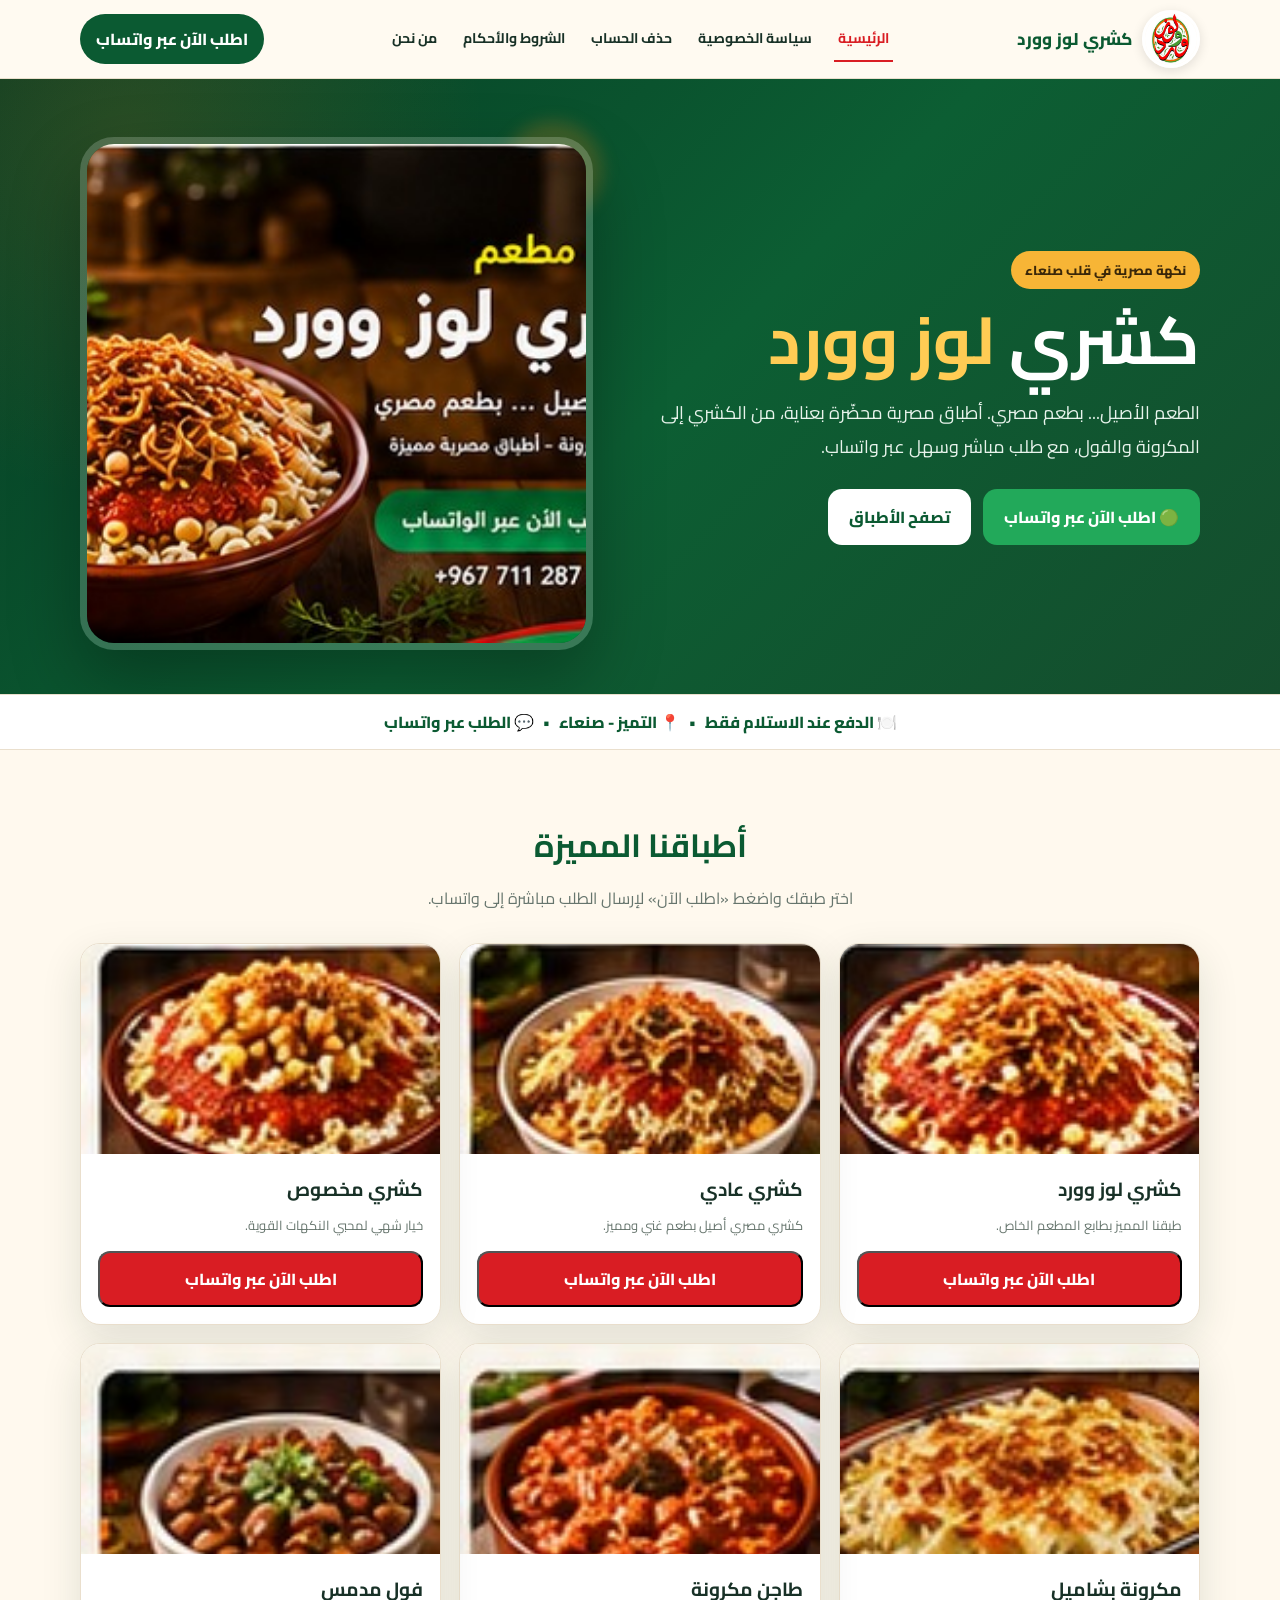
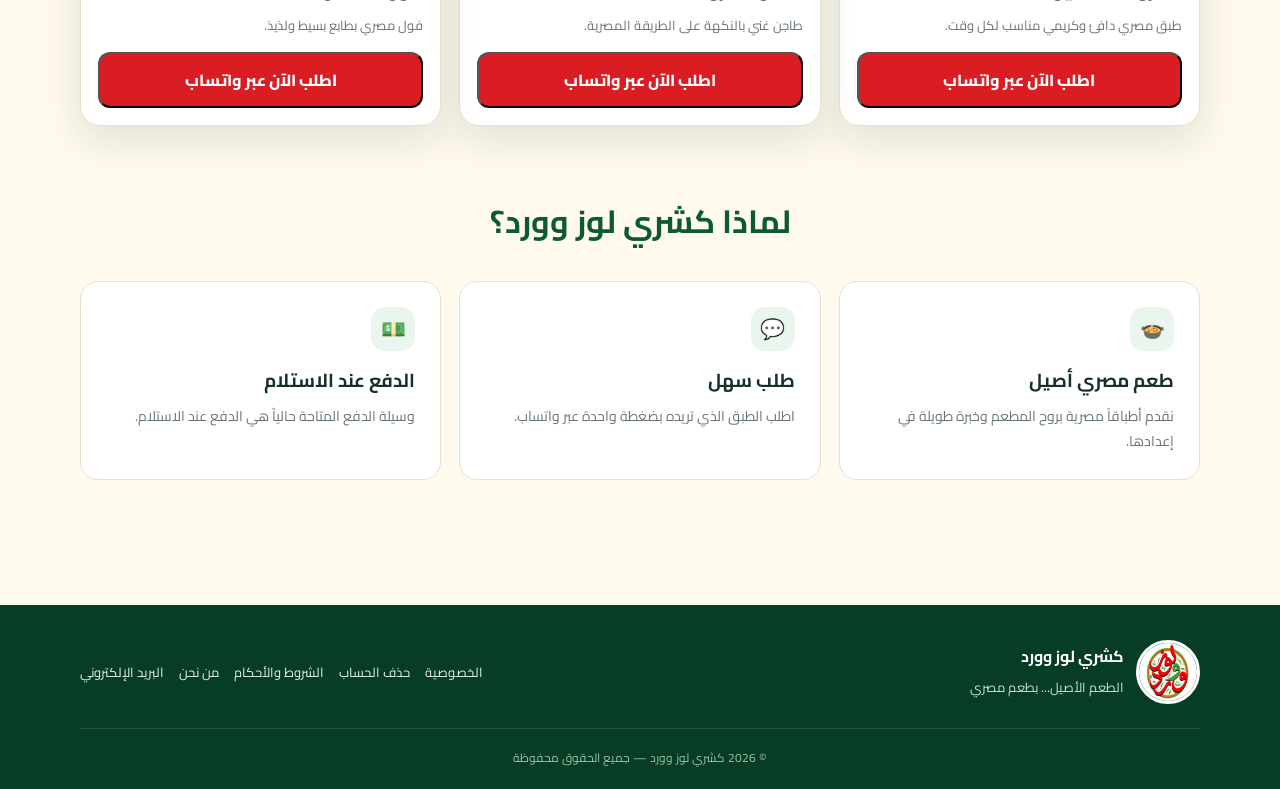
<file: index.html>
<!doctype html><html lang="ar" dir="rtl"><head><meta charset="utf-8"><meta name="viewport" content="width=device-width,initial-scale=1"><title>كشري لوز وورد | مطعم مصري في صنعاء</title><meta name="description" content="كشري لوز وورد - أطباق مصرية أصيلة في صنعاء. اطلب عبر واتساب والدفع عند الاستلام."><link rel="icon" href="assets/logo.jpg"><link rel="stylesheet" href="styles.css"></head><body>
<header class="nav"><div class="container nav-inner"><a class="brand" href="index.html"><img src="assets/logo.jpg" alt="شعار كشري لوز وورد"><span>كشري لوز وورد</span></a><nav class="links"><a class="active" href="index.html">الرئيسية</a><a href="privacy.html">سياسة الخصوصية</a><a href="delete-account.html">حذف الحساب</a><a href="terms.html">الشروط والأحكام</a><a href="about.html">من نحن</a></nav><a class="nav-cta" href="https://wa.me/967711287865" target="_blank" rel="noopener">اطلب الآن عبر واتساب</a><button class="menu" onclick="toggleMenu()">☰</button></div></header>
<div class="mobile-menu"><div class="container"><a href="index.html">الرئيسية</a><a href="privacy.html">سياسة الخصوصية</a><a href="delete-account.html">حذف الحساب</a><a href="terms.html">الشروط والأحكام</a><a href="about.html">من نحن</a></div></div>
<main><section class="hero"><div class="container hero-grid"><div><span class="eyebrow">نكهة مصرية في قلب صنعاء</span><h1>كشري <span>لوز وورد</span></h1><p>الطعم الأصيل... بطعم مصري. أطباق مصرية محضّرة بعناية، من الكشري إلى المكرونة والفول، مع طلب مباشر وسهل عبر واتساب.</p><div class="hero-actions"><a class="btn btn-whatsapp" href="https://wa.me/967711287865?text=%D9%85%D8%B1%D8%AD%D8%A8%D8%A7%D9%8B%D8%8C%20%D8%A3%D8%B1%D9%8A%D8%AF%20%D8%B7%D9%84%D8%A8%D8%A7%D9%8B" target="_blank" rel="noopener">🟢 اطلب الآن عبر واتساب</a><a class="btn btn-light" href="#menu">تصفح الأطباق</a></div></div><div class="hero-photo"><img src="assets/images/hero.jpg" alt="طبق كشري"></div></div></section>
<div class="ribbon">🍽️ الدفع عند الاستلام فقط &nbsp; • &nbsp; 📍 التميز - صنعاء &nbsp; • &nbsp; 💬 الطلب عبر واتساب</div>
<section class="section" id="menu"><div class="container"><div class="section-head"><h2>أطباقنا المميزة</h2><p>اختر طبقك واضغط «اطلب الآن» لإرسال الطلب مباشرة إلى واتساب.</p></div><div class="dishes">
<article class="card"><img class="dish-img" src="assets/images/dish1.jpg" alt="كشري لوز وورد"><div class="card-body"><h3>كشري لوز وورد</h3><p>طبقنا المميز بطابع المطعم الخاص.</p><button class="order" onclick="orderDish('كشري لوز وورد')">اطلب الآن عبر واتساب</button></div></article>
<article class="card"><img class="dish-img" src="assets/images/dish2.jpg" alt="كشري عادي"><div class="card-body"><h3>كشري عادي</h3><p>كشري مصري أصيل بطعم غني ومميز.</p><button class="order" onclick="orderDish('كشري عادي')">اطلب الآن عبر واتساب</button></div></article>
<article class="card"><img class="dish-img" src="assets/images/dish3.jpg" alt="كشري مخصوص"><div class="card-body"><h3>كشري مخصوص</h3><p>خيار شهي لمحبي النكهات القوية.</p><button class="order" onclick="orderDish('كشري مخصوص')">اطلب الآن عبر واتساب</button></div></article>
<article class="card"><img class="dish-img" src="assets/images/dish4.jpg" alt="مكرونة بشاميل"><div class="card-body"><h3>مكرونة بشاميل</h3><p>طبق مصري دافئ وكريمي مناسب لكل وقت.</p><button class="order" onclick="orderDish('مكرونة بشاميل')">اطلب الآن عبر واتساب</button></div></article>
<article class="card"><img class="dish-img" src="assets/images/dish5.jpg" alt="طاجن مكرونة"><div class="card-body"><h3>طاجن مكرونة</h3><p>طاجن غني بالنكهة على الطريقة المصرية.</p><button class="order" onclick="orderDish('طاجن مكرونة')">اطلب الآن عبر واتساب</button></div></article>
<article class="card"><img class="dish-img" src="assets/images/dish6.jpg" alt="فول مدمس"><div class="card-body"><h3>فول مدمس</h3><p>فول مصري بطابع بسيط ولذيذ.</p><button class="order" onclick="orderDish('فول مدمس')">اطلب الآن عبر واتساب</button></div></article>
</div></div></section>
<section class="section" style="padding-top:0"><div class="container"><div class="section-head"><h2>لماذا كشري لوز وورد؟</h2></div><div class="features"><div class="feature"><div class="icon">🍲</div><h3>طعم مصري أصيل</h3><p>نقدم أطباقاً مصرية بروح المطعم وخبرة طويلة في إعدادها.</p></div><div class="feature"><div class="icon">💬</div><h3>طلب سهل</h3><p>اطلب الطبق الذي تريده بضغطة واحدة عبر واتساب.</p></div><div class="feature"><div class="icon">💵</div><h3>الدفع عند الاستلام</h3><p>وسيلة الدفع المتاحة حالياً هي الدفع عند الاستلام.</p></div></div></div></section></main>
<footer class="footer"><div class="container"><div class="footer-grid"><div class="footer-brand"><img src="assets/logo.jpg" alt="كشري لوز وورد"><div><strong>كشري لوز وورد</strong><p>الطعم الأصيل... بطعم مصري</p></div></div><div class="footer-links"><a href="privacy.html">الخصوصية</a><a href="delete-account.html">حذف الحساب</a><a href="terms.html">الشروط والأحكام</a><a href="about.html">من نحن</a><a href="mailto:muradkosharylozward@gmail.com">البريد الإلكتروني</a></div></div><div class="copyright">© 2026 كشري لوز وورد — جميع الحقوق محفوظة</div></div></footer><script src="script.js"></script></body></html>
</file>
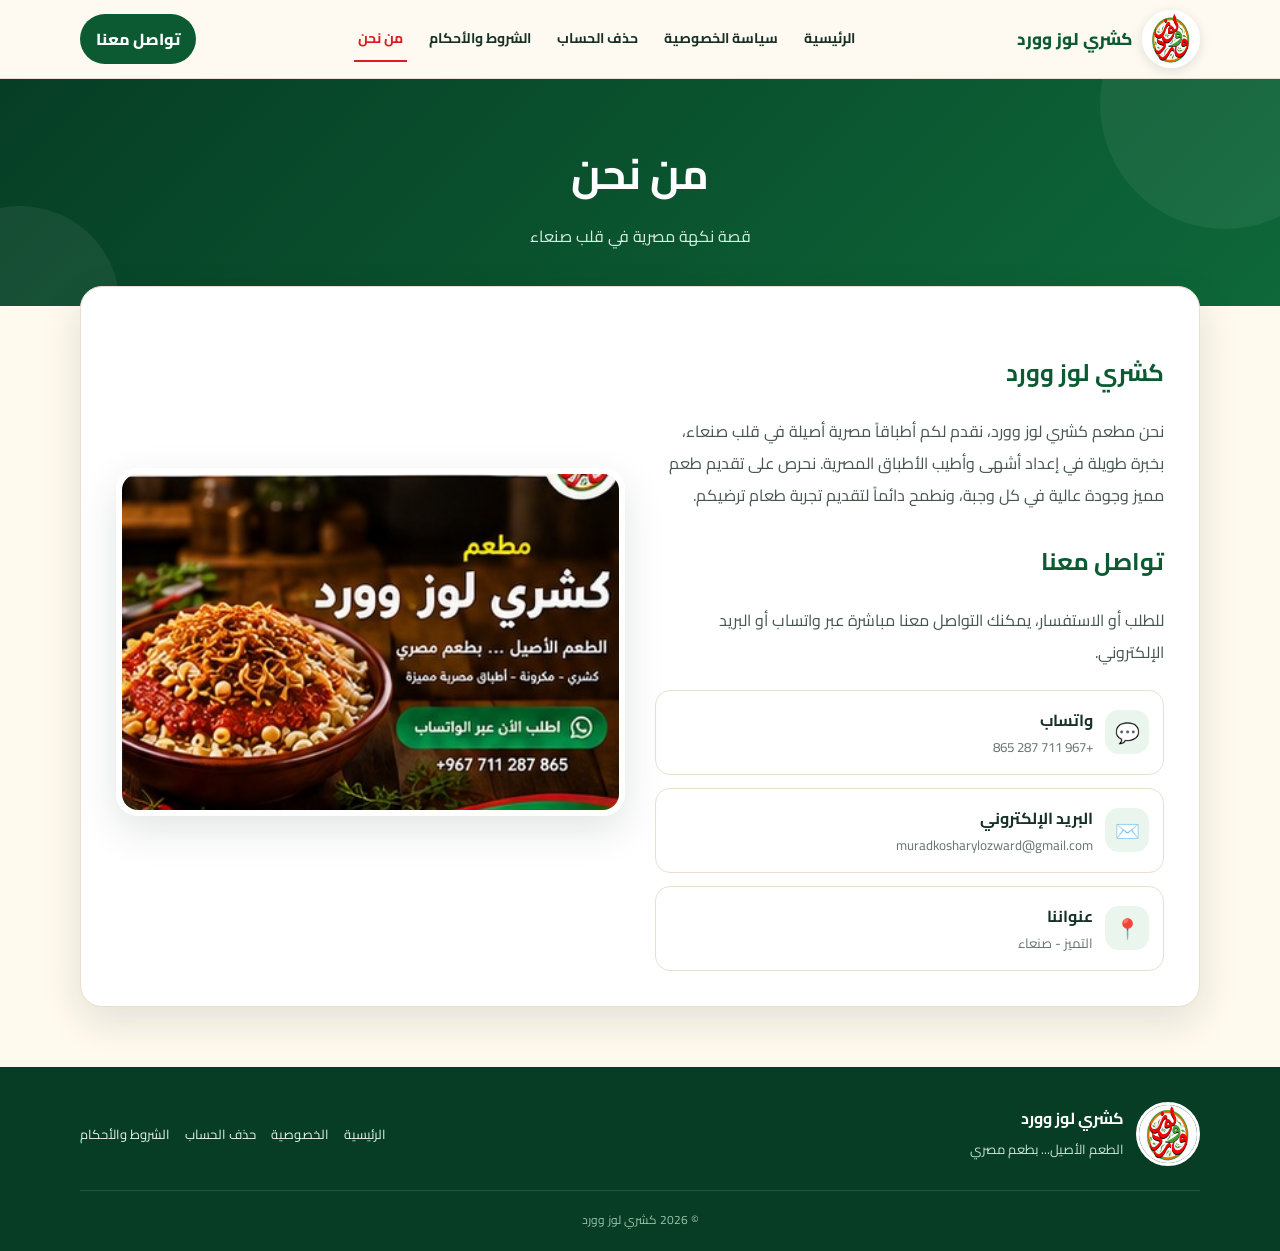
<file: about.html>
<!doctype html><html lang="ar" dir="rtl"><head><meta charset="utf-8"><meta name="viewport" content="width=device-width,initial-scale=1"><title>من نحن | كشري لوز وورد</title><link rel="icon" href="assets/logo.jpg"><link rel="stylesheet" href="styles.css"></head><body>
<header class="nav"><div class="container nav-inner"><a class="brand" href="index.html"><img src="assets/logo.jpg" alt="الشعار"><span>كشري لوز وورد</span></a><nav class="links"><a href="index.html">الرئيسية</a><a href="privacy.html">سياسة الخصوصية</a><a href="delete-account.html">حذف الحساب</a><a href="terms.html">الشروط والأحكام</a><a class="active" href="about.html">من نحن</a></nav><a class="nav-cta" href="https://wa.me/967711287865" target="_blank" rel="noopener">تواصل معنا</a><button class="menu" onclick="toggleMenu()">☰</button></div></header><div class="mobile-menu"><div class="container"><a href="index.html">الرئيسية</a><a href="privacy.html">سياسة الخصوصية</a><a href="delete-account.html">حذف الحساب</a><a href="terms.html">الشروط والأحكام</a><a href="about.html">من نحن</a></div></div>
<section class="page-hero"><div class="container"><h1>من نحن</h1><p>قصة نكهة مصرية في قلب صنعاء</p></div></section><main class="container paper about"><div class="about-grid"><div><h2>كشري لوز وورد</h2><p>نحن مطعم كشري لوز وورد، نقدم لكم أطباقاً مصرية أصيلة في قلب صنعاء، بخبرة طويلة في إعداد أشهى وأطيب الأطباق المصرية. نحرص على تقديم طعم مميز وجودة عالية في كل وجبة، ونطمح دائماً لتقديم تجربة طعام ترضيكم.</p><h2>تواصل معنا</h2><p>للطلب أو الاستفسار، يمكنك التواصل معنا مباشرة عبر واتساب أو البريد الإلكتروني.</p><div class="contact-list"><a class="contact" href="https://wa.me/967711287865" target="_blank" rel="noopener"><div class="icon">💬</div><div><strong>واتساب</strong><small>+967 711 287 865</small></div></a><a class="contact" href="mailto:muradkosharylozward@gmail.com"><div class="icon">✉️</div><div><strong>البريد الإلكتروني</strong><small>muradkosharylozward@gmail.com</small></div></a><div class="contact"><div class="icon">📍</div><div><strong>عنواننا</strong><small>التميز - صنعاء</small></div></div></div></div><div><img class="about-photo" src="assets/images/hero.jpg" alt="أطباق كشري لوز وورد"></div></div></main>
<footer class="footer"><div class="container"><div class="footer-grid"><div class="footer-brand"><img src="assets/logo.jpg" alt="الشعار"><div><strong>كشري لوز وورد</strong><p>الطعم الأصيل... بطعم مصري</p></div></div><div class="footer-links"><a href="index.html">الرئيسية</a><a href="privacy.html">الخصوصية</a><a href="delete-account.html">حذف الحساب</a><a href="terms.html">الشروط والأحكام</a></div></div><div class="copyright">© 2026 كشري لوز وورد</div></div></footer><script src="script.js"></script></body></html>
</file>
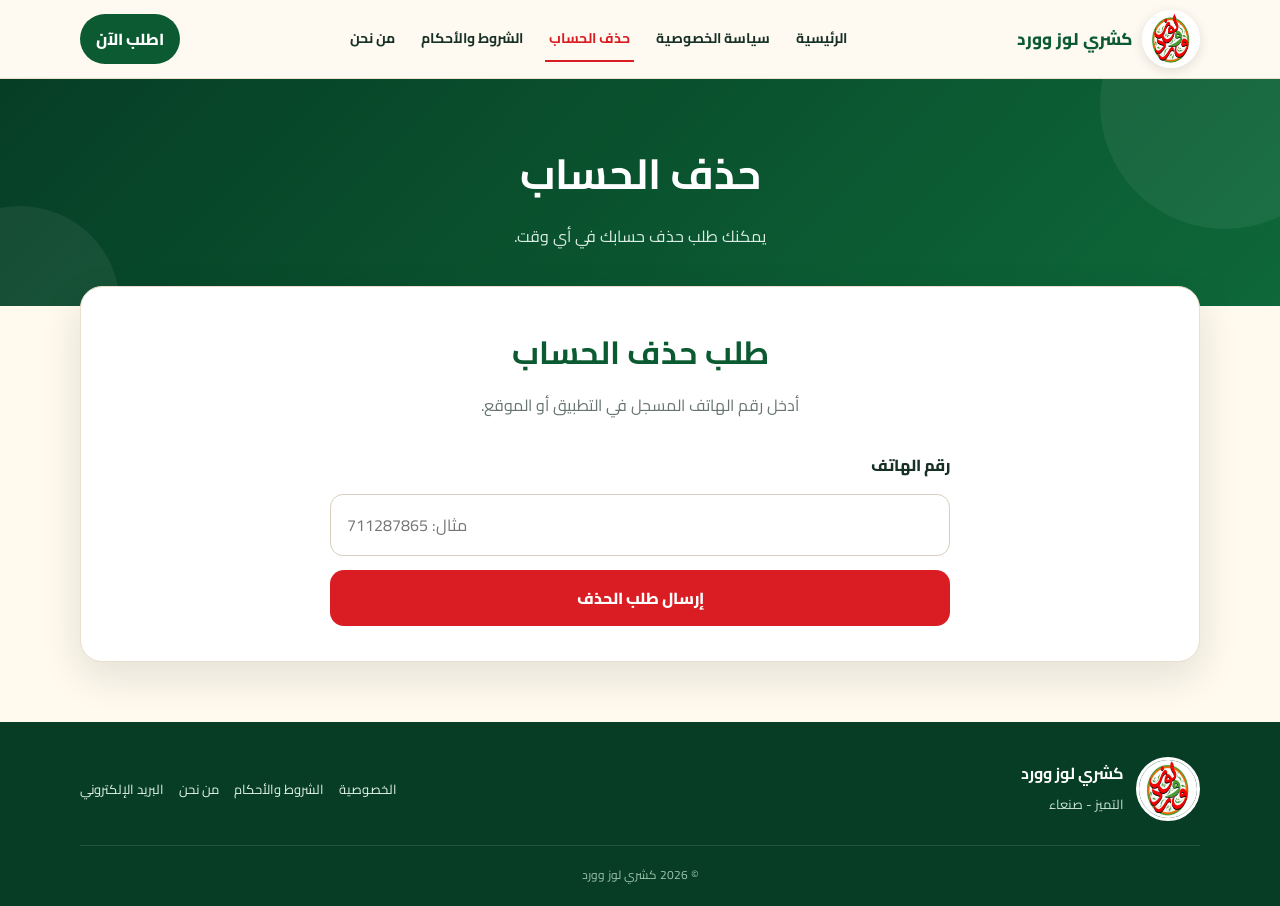
<file: delete-account.html>
<!doctype html><html lang="ar" dir="rtl"><head><meta charset="utf-8"><meta name="viewport" content="width=device-width,initial-scale=1"><title>حذف الحساب | كشري لوز وورد</title><link rel="icon" href="assets/logo.jpg"><link rel="stylesheet" href="styles.css"></head><body>
<header class="nav"><div class="container nav-inner"><a class="brand" href="index.html"><img src="assets/logo.jpg" alt="الشعار"><span>كشري لوز وورد</span></a><nav class="links"><a href="index.html">الرئيسية</a><a href="privacy.html">سياسة الخصوصية</a><a class="active" href="delete-account.html">حذف الحساب</a><a href="terms.html">الشروط والأحكام</a><a href="about.html">من نحن</a></nav><a class="nav-cta" href="https://wa.me/967711287865" target="_blank" rel="noopener">اطلب الآن</a><button class="menu" onclick="toggleMenu()">☰</button></div></header><div class="mobile-menu"><div class="container"><a href="index.html">الرئيسية</a><a href="privacy.html">سياسة الخصوصية</a><a href="delete-account.html">حذف الحساب</a><a href="terms.html">الشروط والأحكام</a><a href="about.html">من نحن</a></div></div>
<section class="page-hero"><div class="container"><h1>حذف الحساب</h1><p>يمكنك طلب حذف حسابك في أي وقت.</p></div></section><main class="container paper"><div class="delete-wrap"><div class="section-head"><h2>طلب حذف الحساب</h2><p>أدخل رقم الهاتف المسجل في التطبيق أو الموقع.</p></div><form class="delete-form" id="deleteForm"><label class="label" for="phone">رقم الهاتف</label><input class="input" id="phone" type="tel" inputmode="tel" placeholder="مثال: 711287865" required><button class="btn btn-red" type="submit">إرسال طلب الحذف</button></form><div class="status success" id="successBox"><h3>تم حذف حسابك بنجاح</h3><p>تم تسجيل تأكيد حذف الحساب. لن تستطيع استعادة الحساب فيما بعد.</p></div></div></main>
<div class="modal" id="confirmModal"><div class="modal-box"><div class="danger">⚠️</div><h2>تأكيد حذف الحساب</h2><p>تم استلام طلبك وسيتم حذف حسابك الآن ولن تستطيع استعادته فيما بعد.</p><div class="modal-actions"><button class="btn btn-red" id="confirmDelete">موافق</button><button class="btn" id="cancelDelete" style="background:#eee;color:#333">إلغاء</button></div></div></div>
<footer class="footer"><div class="container"><div class="footer-grid"><div class="footer-brand"><img src="assets/logo.jpg" alt="الشعار"><div><strong>كشري لوز وورد</strong><p>التميز - صنعاء</p></div></div><div class="footer-links"><a href="privacy.html">الخصوصية</a><a href="terms.html">الشروط والأحكام</a><a href="about.html">من نحن</a><a href="mailto:muradkosharylozward@gmail.com">البريد الإلكتروني</a></div></div><div class="copyright">© 2026 كشري لوز وورد</div></div></footer><script src="script.js"></script></body></html>
</file>
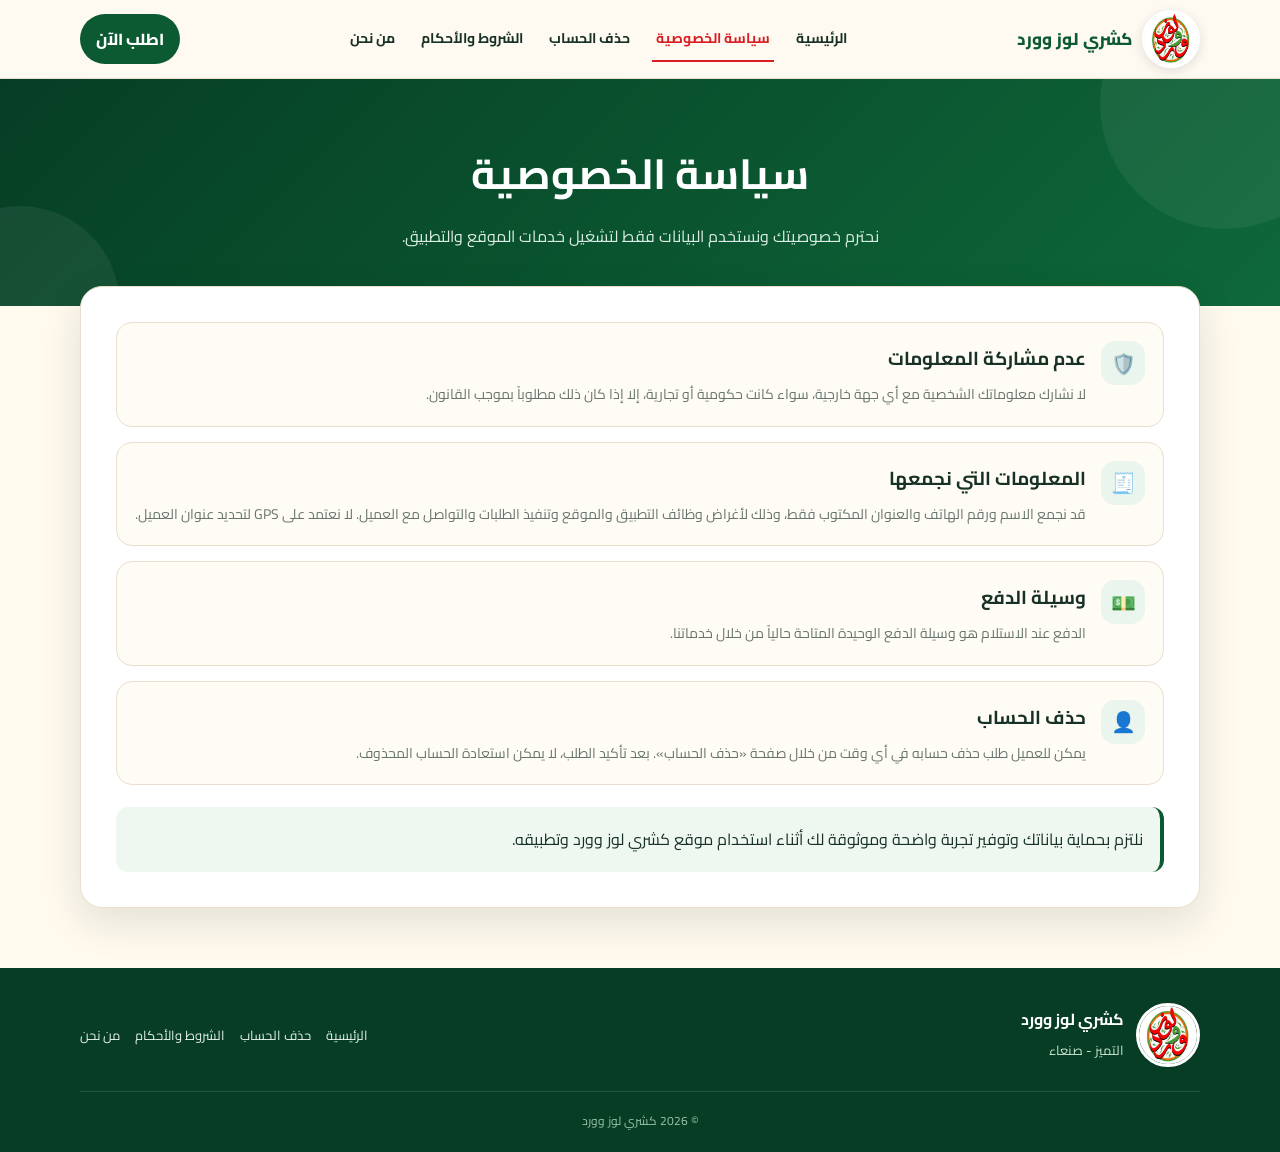
<file: privacy.html>
<!doctype html><html lang="ar" dir="rtl"><head><meta charset="utf-8"><meta name="viewport" content="width=device-width,initial-scale=1"><title>سياسة الخصوصية | كشري لوز وورد</title><link rel="icon" href="assets/logo.jpg"><link rel="stylesheet" href="styles.css"></head><body>
<header class="nav"><div class="container nav-inner"><a class="brand" href="index.html"><img src="assets/logo.jpg" alt="الشعار"><span>كشري لوز وورد</span></a><nav class="links"><a href="index.html">الرئيسية</a><a class="active" href="privacy.html">سياسة الخصوصية</a><a href="delete-account.html">حذف الحساب</a><a href="terms.html">الشروط والأحكام</a><a href="about.html">من نحن</a></nav><a class="nav-cta" href="https://wa.me/967711287865" target="_blank" rel="noopener">اطلب الآن</a><button class="menu" onclick="toggleMenu()">☰</button></div></header><div class="mobile-menu"><div class="container"><a href="index.html">الرئيسية</a><a href="privacy.html">سياسة الخصوصية</a><a href="delete-account.html">حذف الحساب</a><a href="terms.html">الشروط والأحكام</a><a href="about.html">من نحن</a></div></div>
<section class="page-hero"><div class="container"><h1>سياسة الخصوصية</h1><p>نحترم خصوصيتك ونستخدم البيانات فقط لتشغيل خدمات الموقع والتطبيق.</p></div></section><main class="container paper"><div class="policy-grid"><div class="policy-item"><div class="icon">🛡️</div><div><h3>عدم مشاركة المعلومات</h3><p>لا نشارك معلوماتك الشخصية مع أي جهة خارجية، سواء كانت حكومية أو تجارية، إلا إذا كان ذلك مطلوباً بموجب القانون.</p></div></div><div class="policy-item"><div class="icon">🧾</div><div><h3>المعلومات التي نجمعها</h3><p>قد نجمع الاسم ورقم الهاتف والعنوان المكتوب فقط، وذلك لأغراض وظائف التطبيق والموقع وتنفيذ الطلبات والتواصل مع العميل. لا نعتمد على GPS لتحديد عنوان العميل.</p></div></div><div class="policy-item"><div class="icon">💵</div><div><h3>وسيلة الدفع</h3><p>الدفع عند الاستلام هو وسيلة الدفع الوحيدة المتاحة حالياً من خلال خدماتنا.</p></div></div><div class="policy-item"><div class="icon">👤</div><div><h3>حذف الحساب</h3><p>يمكن للعميل طلب حذف حسابه في أي وقت من خلال صفحة «حذف الحساب». بعد تأكيد الطلب، لا يمكن استعادة الحساب المحذوف.</p></div></div></div><div class="policy-note">نلتزم بحماية بياناتك وتوفير تجربة واضحة وموثوقة لك أثناء استخدام موقع كشري لوز وورد وتطبيقه.</div></main>
<footer class="footer"><div class="container"><div class="footer-grid"><div class="footer-brand"><img src="assets/logo.jpg" alt="الشعار"><div><strong>كشري لوز وورد</strong><p>التميز - صنعاء</p></div></div><div class="footer-links"><a href="index.html">الرئيسية</a><a href="delete-account.html">حذف الحساب</a><a href="terms.html">الشروط والأحكام</a><a href="about.html">من نحن</a></div></div><div class="copyright">© 2026 كشري لوز وورد</div></div></footer><script src="script.js"></script></body></html>
</file>
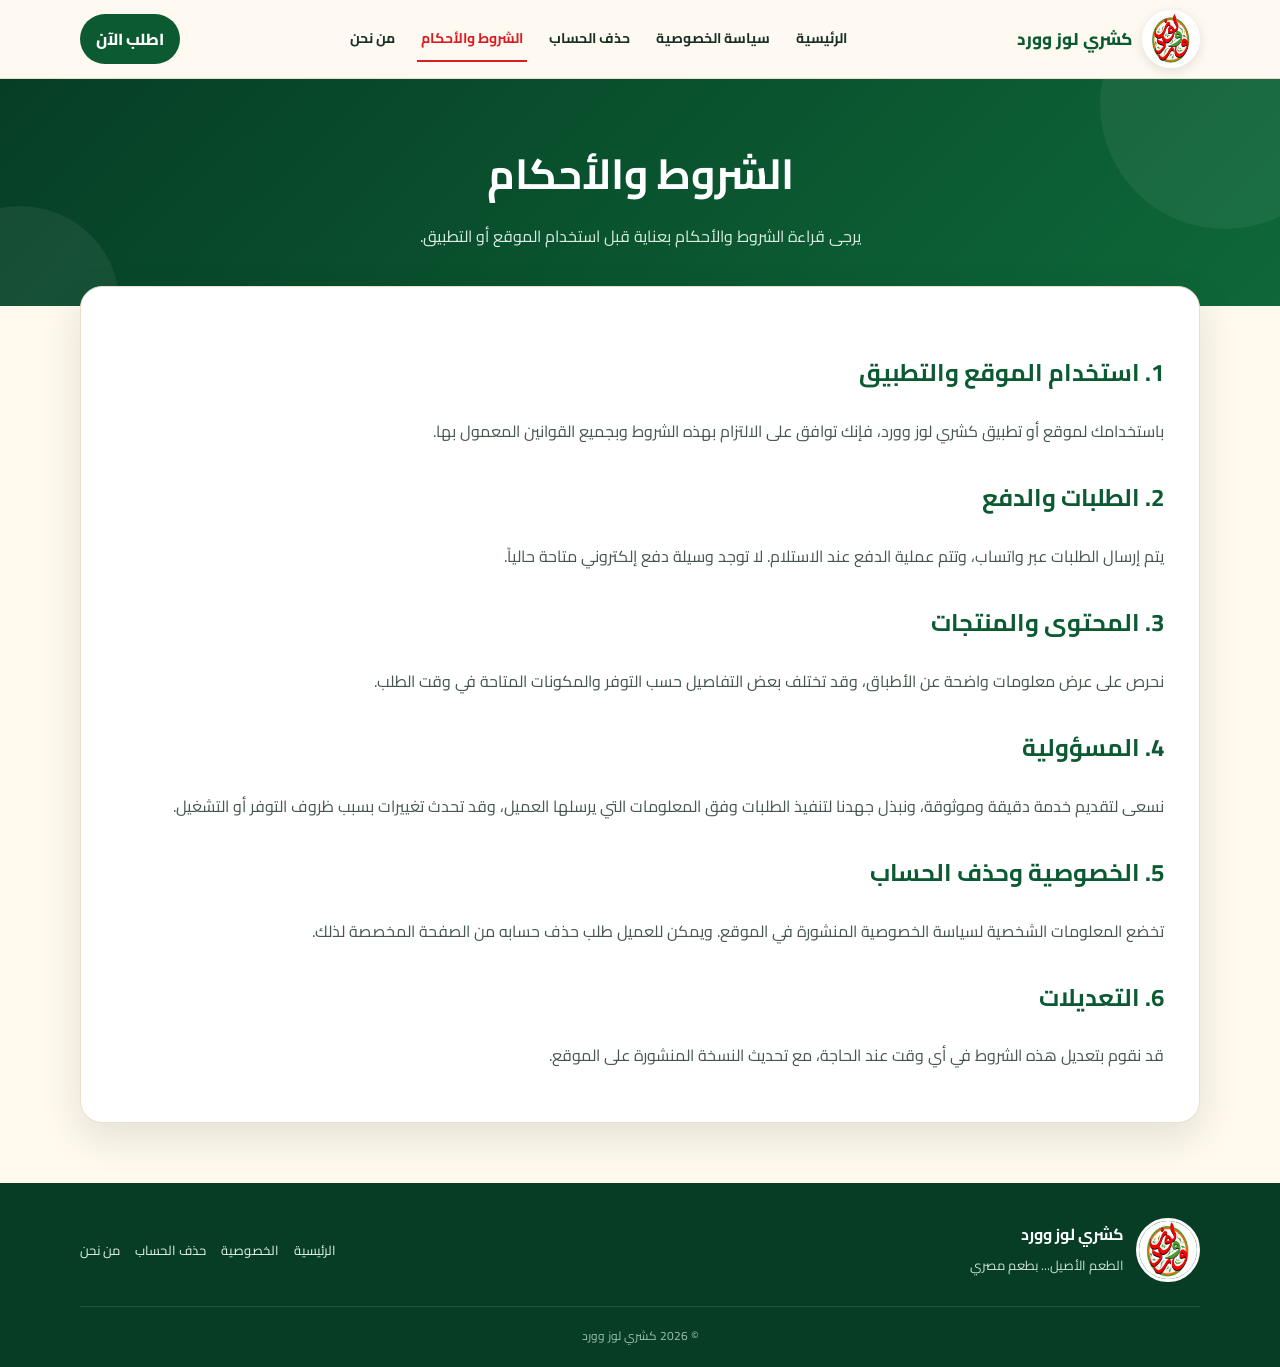
<file: terms.html>
<!doctype html><html lang="ar" dir="rtl"><head><meta charset="utf-8"><meta name="viewport" content="width=device-width,initial-scale=1"><title>الشروط والأحكام | كشري لوز وورد</title><link rel="icon" href="assets/logo.jpg"><link rel="stylesheet" href="styles.css"></head><body>
<header class="nav"><div class="container nav-inner"><a class="brand" href="index.html"><img src="assets/logo.jpg" alt="الشعار"><span>كشري لوز وورد</span></a><nav class="links"><a href="index.html">الرئيسية</a><a href="privacy.html">سياسة الخصوصية</a><a href="delete-account.html">حذف الحساب</a><a class="active" href="terms.html">الشروط والأحكام</a><a href="about.html">من نحن</a></nav><a class="nav-cta" href="https://wa.me/967711287865" target="_blank" rel="noopener">اطلب الآن</a><button class="menu" onclick="toggleMenu()">☰</button></div></header><div class="mobile-menu"><div class="container"><a href="index.html">الرئيسية</a><a href="privacy.html">سياسة الخصوصية</a><a href="delete-account.html">حذف الحساب</a><a href="terms.html">الشروط والأحكام</a><a href="about.html">من نحن</a></div></div>
<section class="page-hero"><div class="container"><h1>الشروط والأحكام</h1><p>يرجى قراءة الشروط والأحكام بعناية قبل استخدام الموقع أو التطبيق.</p></div></section><main class="container paper terms"><h2>1. استخدام الموقع والتطبيق</h2><p>باستخدامك لموقع أو تطبيق كشري لوز وورد، فإنك توافق على الالتزام بهذه الشروط وبجميع القوانين المعمول بها.</p><h2>2. الطلبات والدفع</h2><p>يتم إرسال الطلبات عبر واتساب، وتتم عملية الدفع عند الاستلام. لا توجد وسيلة دفع إلكتروني متاحة حالياً.</p><h2>3. المحتوى والمنتجات</h2><p>نحرص على عرض معلومات واضحة عن الأطباق، وقد تختلف بعض التفاصيل حسب التوفر والمكونات المتاحة في وقت الطلب.</p><h2>4. المسؤولية</h2><p>نسعى لتقديم خدمة دقيقة وموثوقة، ونبذل جهدنا لتنفيذ الطلبات وفق المعلومات التي يرسلها العميل، وقد تحدث تغييرات بسبب ظروف التوفر أو التشغيل.</p><h2>5. الخصوصية وحذف الحساب</h2><p>تخضع المعلومات الشخصية لسياسة الخصوصية المنشورة في الموقع. ويمكن للعميل طلب حذف حسابه من الصفحة المخصصة لذلك.</p><h2>6. التعديلات</h2><p>قد نقوم بتعديل هذه الشروط في أي وقت عند الحاجة، مع تحديث النسخة المنشورة على الموقع.</p></main>
<footer class="footer"><div class="container"><div class="footer-grid"><div class="footer-brand"><img src="assets/logo.jpg" alt="الشعار"><div><strong>كشري لوز وورد</strong><p>الطعم الأصيل... بطعم مصري</p></div></div><div class="footer-links"><a href="index.html">الرئيسية</a><a href="privacy.html">الخصوصية</a><a href="delete-account.html">حذف الحساب</a><a href="about.html">من نحن</a></div></div><div class="copyright">© 2026 كشري لوز وورد</div></div></footer><script src="script.js"></script></body></html>
</file>
<file: styles.css>
@import url('https://fonts.googleapis.com/css2?family=Cairo:wght@400;600;700;800&display=swap');
:root{--green:#0b5a32;--green2:#1b8b45;--red:#d91d23;--orange:#f28b18;--cream:#fff9ee;--ink:#183127;--muted:#66756d;--line:#eadfcd;--shadow:0 14px 40px rgba(20,52,35,.12)}
*{box-sizing:border-box}html{scroll-behavior:smooth}body{margin:0;font-family:'Cairo',Arial,sans-serif;background:var(--cream);color:var(--ink);direction:rtl}a{text-decoration:none;color:inherit}button,input{font:inherit}.container{width:min(1120px,92%);margin:auto}
.nav{position:sticky;top:0;z-index:50;background:rgba(255,250,241,.96);backdrop-filter:blur(12px);border-bottom:1px solid var(--line)}.nav-inner{height:78px;display:flex;align-items:center;justify-content:space-between;gap:20px}.brand{display:flex;align-items:center;gap:10px;font-weight:800}.brand img{width:58px;height:58px;border-radius:50%;object-fit:cover;border:3px solid #fff;box-shadow:0 3px 12px rgba(0,0,0,.12)}.brand span{font-size:17px;color:var(--green)}.links{display:flex;align-items:center;gap:18px;font-size:14px;font-weight:700}.links a{padding:9px 4px;border-bottom:2px solid transparent}.links a:hover,.links a.active{color:var(--red);border-bottom-color:var(--red)}.nav-cta{background:var(--green);color:#fff;padding:10px 16px;border-radius:999px;font-weight:800;white-space:nowrap}.nav-cta:hover{background:#084824}.menu{display:none;border:0;background:none;font-size:27px;color:var(--green)}
.hero{padding:58px 0 35px;background:radial-gradient(circle at 10% 10%,rgba(242,139,24,.15),transparent 28%),linear-gradient(135deg,#063d24 0%,#0c5e33 52%,#154d2d 100%);color:#fff;overflow:hidden}.hero-grid{display:grid;grid-template-columns:1.05fr .95fr;align-items:center;gap:40px}.eyebrow{display:inline-block;background:#f7b536;color:#3a2709;border-radius:999px;padding:7px 14px;font-weight:800;font-size:13px}.hero h1{font-size:clamp(38px,6vw,66px);line-height:1.12;margin:15px 0 12px}.hero h1 span{color:#ffcc54}.hero p{font-size:18px;line-height:1.9;color:#e8f4ec;max-width:620px}.hero-actions{display:flex;gap:12px;flex-wrap:wrap;margin-top:25px}.btn{display:inline-flex;align-items:center;justify-content:center;gap:8px;border:0;cursor:pointer;padding:13px 21px;border-radius:14px;font-weight:800}.btn-whatsapp{background:#22a95a;color:#fff}.btn-light{background:#fff;color:var(--green)}.btn-red{background:var(--red);color:#fff}.hero-photo{position:relative}.hero-photo img{width:100%;aspect-ratio:1/1;object-fit:cover;border-radius:34px;border:7px solid rgba(255,255,255,.18);box-shadow:0 30px 70px rgba(0,0,0,.3)}.hero-photo:after{content:'';position:absolute;inset:-16px -10px auto auto;width:100px;height:100px;border-radius:50%;background:rgba(242,139,24,.22);filter:blur(8px);z-index:0}.hero-photo img{position:relative;z-index:1}
.section{padding:65px 0}.section-head{text-align:center;margin-bottom:30px}.section-head h2{margin:0 0 8px;font-size:32px;color:var(--green)}.section-head p{margin:0;color:var(--muted)}.dishes{display:grid;grid-template-columns:repeat(3,1fr);gap:18px}.card{background:#fff;border:1px solid var(--line);border-radius:20px;overflow:hidden;box-shadow:var(--shadow)}.dish-img{width:100%;height:210px;object-fit:cover;display:block}.card-body{padding:17px}.card h3{margin:0 0 7px;font-size:19px}.card p{margin:0 0 14px;color:var(--muted);font-size:13px;line-height:1.8}.order{display:flex;width:100%;background:var(--red);color:#fff;border-radius:12px;padding:11px 14px;justify-content:center;font-weight:800}.order:hover{background:#b9151b}
.ribbon{padding:12px 0;background:#fff;border-block:1px solid var(--line);text-align:center;color:var(--green);font-weight:800}.features{display:grid;grid-template-columns:repeat(3,1fr);gap:18px}.feature{padding:25px;background:#fff;border:1px solid var(--line);border-radius:18px}.icon{width:44px;height:44px;border-radius:14px;display:grid;place-items:center;background:#eaf6ed;color:var(--green);font-size:20px;margin-bottom:12px}.feature h3{margin:0 0 6px}.feature p{margin:0;color:var(--muted);line-height:1.8;font-size:14px}
.page-hero{padding:55px 0;background:linear-gradient(135deg,#063e25,#0e6839);color:#fff;text-align:center;position:relative;overflow:hidden}.page-hero:before,.page-hero:after{content:'';position:absolute;border-radius:50%;background:rgba(255,255,255,.06)}.page-hero:before{width:250px;height:250px;right:-70px;top:-100px}.page-hero:after{width:200px;height:200px;left:-80px;bottom:-100px}.page-hero h1{font-size:42px;margin:0 0 8px}.page-hero p{margin:0;color:#dceee3}.paper{background:#fff;border:1px solid var(--line);border-radius:22px;box-shadow:var(--shadow);padding:35px;margin-top:-20px;position:relative;z-index:2}.policy-grid{display:grid;gap:15px}.policy-item{display:flex;gap:15px;align-items:flex-start;padding:18px;border:1px solid var(--line);border-radius:16px;background:#fffcf5}.policy-item .icon{flex:0 0 auto;margin:0}.policy-item h3{margin:0 0 5px}.policy-item p{margin:0;color:var(--muted);line-height:1.9;font-size:14px}.policy-note{margin-top:22px;padding:17px;border-right:4px solid var(--green);background:#eff8f0;border-radius:12px;line-height:1.9}
.terms h2,.about h2{color:var(--green);margin-top:28px}.terms p,.terms li,.about p{line-height:2;color:#45564d}.terms ul{padding-right:22px}.delete-wrap{max-width:620px;margin:auto}.delete-form{display:grid;gap:14px}.label{font-weight:800}.input{width:100%;padding:15px 16px;border:1px solid #d7cebe;border-radius:13px;background:#fff;outline:none}.input:focus{border-color:var(--green);box-shadow:0 0 0 4px rgba(27,139,69,.1)}.status{display:none;margin-top:20px;padding:20px;border-radius:15px}.status.warning{background:#fff0ee;border:1px solid #efaaa4}.status.success{background:#edf9ef;border:1px solid #9bd4a8}.status h3{margin:0 0 7px}.modal{display:none;position:fixed;inset:0;background:rgba(5,25,15,.62);z-index:100;align-items:center;justify-content:center;padding:20px}.modal.show{display:flex}.modal-box{background:#fff;border-radius:22px;max-width:460px;width:100%;padding:28px;box-shadow:0 30px 80px rgba(0,0,0,.25);text-align:center}.modal-box .danger{font-size:44px}.modal-box h2{margin:7px 0}.modal-box p{color:var(--muted);line-height:1.9}.modal-actions{display:flex;gap:10px;margin-top:20px}.modal-actions button{flex:1}
.about-grid{display:grid;grid-template-columns:1fr 1fr;gap:30px;align-items:center}.about-photo{width:100%;border-radius:22px;box-shadow:var(--shadow);border:6px solid #fff}.contact-list{display:grid;gap:13px;margin-top:22px}.contact{display:flex;align-items:center;gap:12px;padding:14px;border:1px solid var(--line);background:#fff;border-radius:15px}.contact .icon{margin:0}.contact small{display:block;color:var(--muted)}
.footer{margin-top:60px;background:#063d24;color:#fff;padding:35px 0 20px}.footer-grid{display:flex;justify-content:space-between;gap:30px;align-items:center}.footer-brand{display:flex;align-items:center;gap:12px}.footer-brand img{width:64px;height:64px;border-radius:50%;border:3px solid #fff;object-fit:cover}.footer p{margin:4px 0;color:#cce5d4;font-size:13px}.footer-links{display:flex;gap:15px;flex-wrap:wrap}.footer-links a{color:#e5f5e9;font-size:13px}.copyright{text-align:center;color:#9cc3aa;font-size:12px;border-top:1px solid rgba(255,255,255,.12);padding-top:17px;margin-top:24px}
@media(max-width:900px){.links{display:none}.menu{display:block}.nav-inner{height:70px}.hero-grid,.about-grid{grid-template-columns:1fr}.hero-photo{max-width:520px;margin:auto}.dishes{grid-template-columns:repeat(2,1fr)}.features{grid-template-columns:1fr}.page-hero h1{font-size:34px}}
@media(max-width:560px){.container{width:min(94%,1120px)}.hero{padding-top:38px}.hero h1{font-size:40px}.hero p{font-size:15px}.dishes{grid-template-columns:1fr}.dish-img{height:230px}.paper{padding:22px}.footer-grid{flex-direction:column;align-items:flex-start}.footer-links{gap:10px}.hero-actions .btn{width:100%}}
.mobile-menu{display:none;background:#fff;border-bottom:1px solid var(--line);padding:10px 4%;position:sticky;top:70px;z-index:45}.mobile-menu a{display:block;padding:10px 0;border-bottom:1px solid #eee;font-weight:700}.mobile-menu.show{display:block}
</file>
